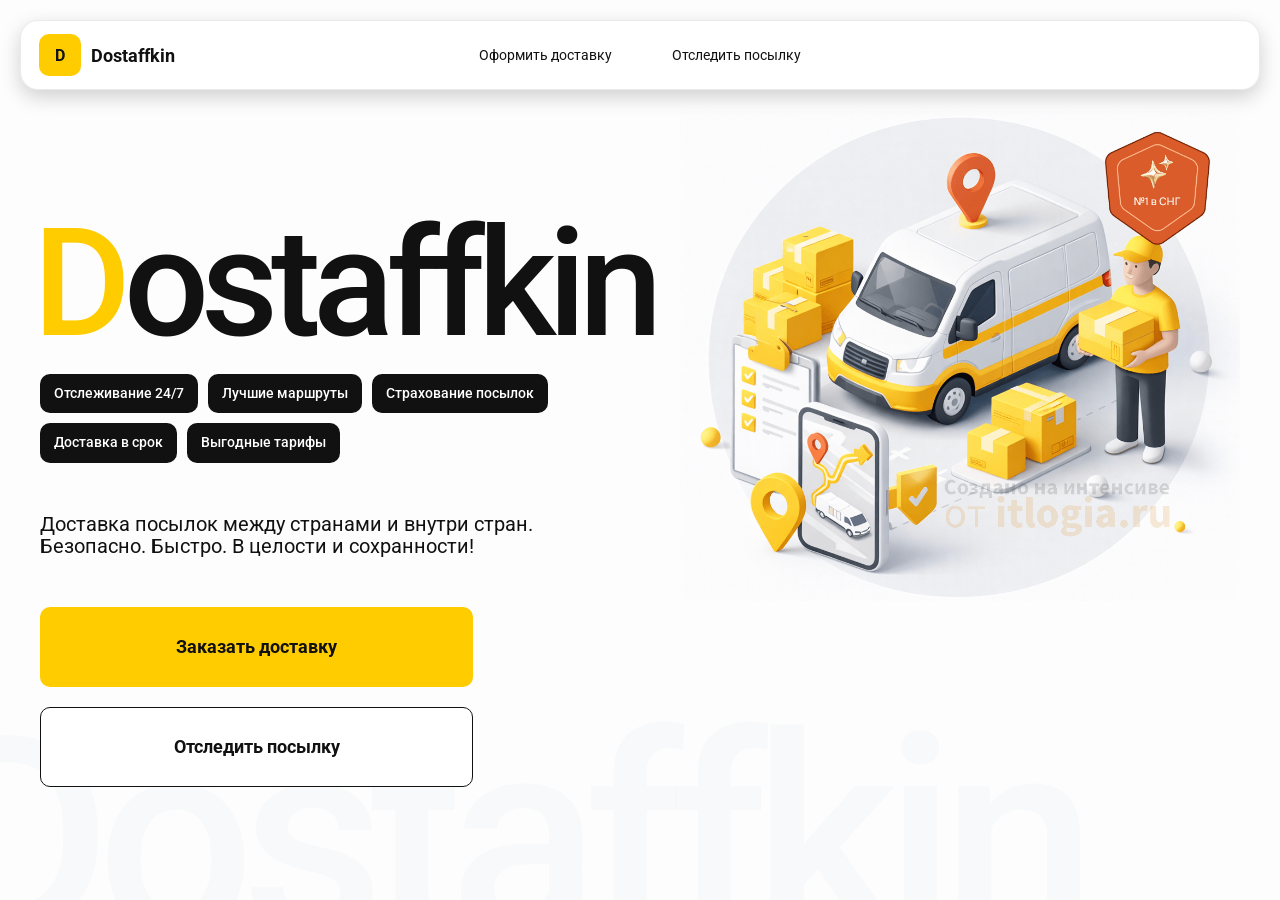
<file: index.html>
<!DOCTYPE html>
<html lang="ru">
<head>
    <meta charset="UTF-8">
    <meta name="viewport" content="width=device-width,initial-scale=1,maximum-scale=1,user-scalable=0"/>
    <link rel="stylesheet" href="styles/base.css"/>
    <link rel="stylesheet" href="styles/base_adaptive.css"/>
    <link rel="stylesheet" href="styles/index.css"/>
    <link rel="stylesheet" href="styles/index_adaptive.css"/>
    <title>Dostaffkin — Доставка посылок между странами и внутри стран. Безопасно. Быстро. В целости и сохранности!</title>
</head>
<body>
<div class="container">
    <header class="header">
        <a class="header-brand" href="#">
            <div class="header-logo">D</div>
            <div class="header-title">Dostaffkin</div>
        </a>
        <nav class="header-menu">
            <a class="header-link" href="order.html">Оформить <span>доставку</span></a>
            <a class="header-link" href="track.html">Отследить <span>посылку</span></a>
        </nav>
    </header>
    <main class="main">
        <section class="main-info">
            <div class="main-title">
                <span>D</span>ostaffkin
            </div>
            <div class="main-features">
                <div class="main-feature">Отслеживание 24/7</div>
                <div class="main-feature">Лучшие маршруты</div>
                <div class="main-feature">Страхование посылок</div>
                <div class="main-feature">Доставка в срок</div>
                <div class="main-feature">Выгодные тарифы</div>
            </div>
            <div class="main-description">
                Доставка посылок между странами и внутри стран.
                Безопасно. Быстро. В целости и сохранности!
            </div>
            <div class="main-actions">
                <a class="button" type="button" href="order.html">Заказать доставку</a>
                <a class="button button-white" type="button" href="track.html">Отследить посылку</a>
            </div>
        </section>
        <div class="main-title-ghost">Dostaffkin</div>
        <section class="main-image">
            <img src="images/main-image.png" alt="Main image" decoding="async"/>
        </section>
    </main>
</div>
</body>
</html>
</file>
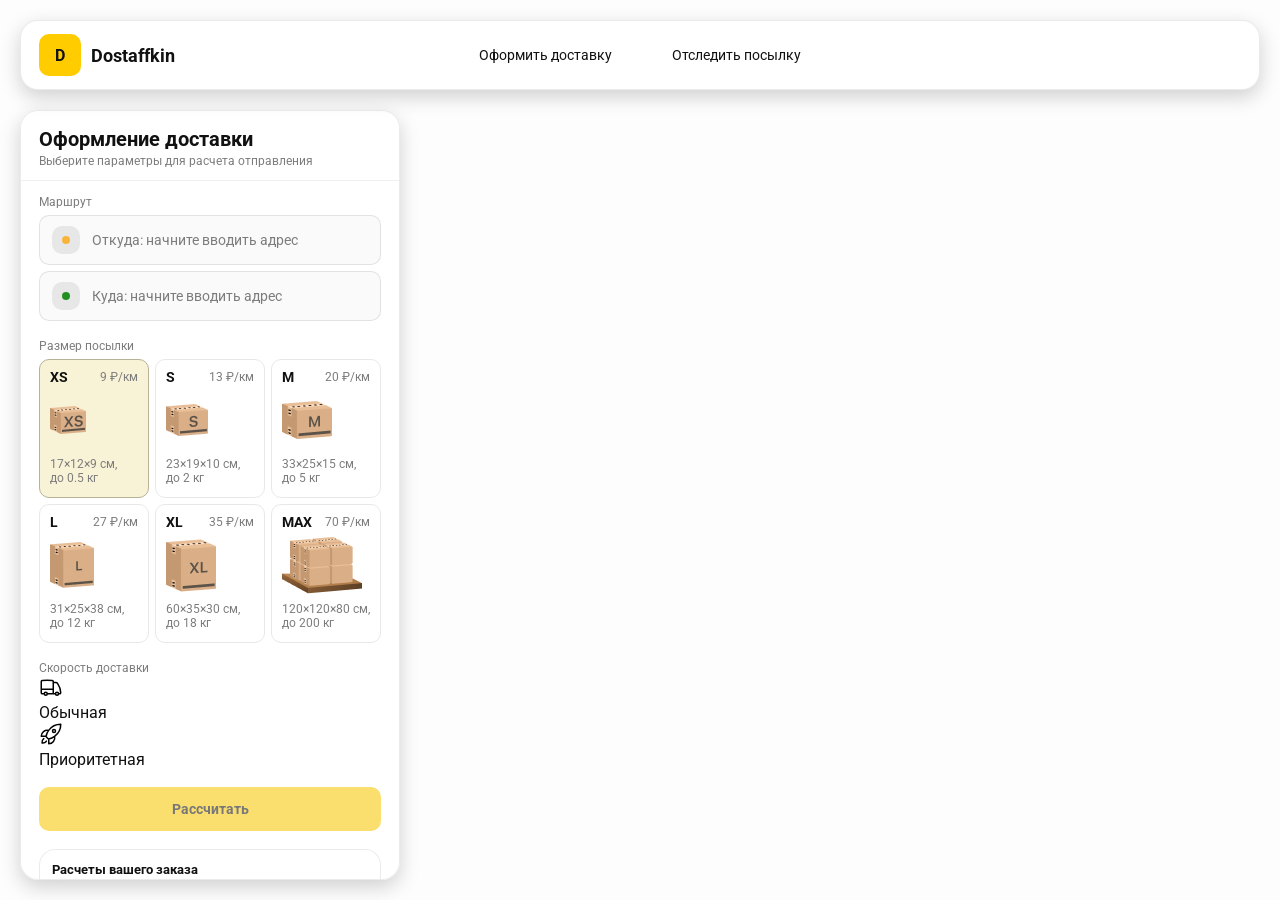
<file: order.html>
<!doctype html>
<html lang="ru">

<head>
    <meta charset="utf-8" />
    <meta name="viewport" content="width=device-width,initial-scale=1,maximum-scale=1,user-scalable=0" />
    <title>Оформление доставки</title>

    <link rel="stylesheet" href="styles/base.css" />
    <link rel="stylesheet" href="styles/base_adaptive.css" />

    <link rel="stylesheet" href="styles/order.css" />
    <link rel="stylesheet" href="styles/order_adaptive.css" />

    <script src="https://api-maps.yandex.ru/2.1/?lang=ru_RU&apikey=99708231-cf86-4f38-8fbd-c0e932e40367&suggest_apikey=fa4eba59-2806-4e3c-8277-b760c59cbbd2" type="text/javascript"></script>
</head>

<body>
<div id="map"></div>

<header class="header">
    <a class="header-brand" href="./index.html">
        <div class="header-logo">D</div>
        <div class="header-title">Dostaffkin</div>
    </a>
    <nav class="header-menu">
        <a class="header-link" href="#">Оформить <span>доставку</span></a>
        <a class="header-link" href="./track.html">Отследить <span>посылку</span></a>
    </nav>
</header>
<aside class="main" id="sidebar">
    <div class="main-header">
        <div class="main-title">Оформление доставки</div>
        <div class="main-text">Выберите параметры для расчета отправления</div>
    </div>
    <div class="main-content">
        <div class="main-route">
            <div class="main-block-title">Маршрут</div>
            <div class="main-fields">
                <div class="main-field" id="fromField">
                    <div class="main-pin"></div>
                    <input id="from" placeholder="Откуда: начните вводить адрес" autocomplete="off" />
                    <div class="main-ac" id="fromAc" role="listbox" aria-label="Подсказки адресов"></div>
                </div>
                <div class="main-field" id="toField">
                    <div class="main-pin"></div>
                    <input id="to" placeholder="Куда: начните вводить адрес" autocomplete="off" />
                    <div class="main-ac" id="toAc" role="listbox" aria-label="Подсказки адресов"></div>
                </div>
            </div>
        </div>
        <div class="main-package">
            <div class="main-block-title">Размер посылки</div>
            <div class="main-sizes">
                <div class="main-size-card is-active" data-value="xs">
                    <div class="main-size-top">
                        <div class="main-size-label">XS</div>
                        <div class="main-size-rate">9 ₽/км</div>
                    </div>
                    <div class="main-size-media">
                        <img src="images/sizes/xs.png" alt="Короб XS" />
                    </div>
                    <div class="main-size-description">17×12×9 см,<br>до 0.5 кг</div>
                </div>

                <div class="main-size-card" data-value="s">
                    <div class="main-size-top">
                        <div class="main-size-label">S</div>
                        <div class="main-size-rate">13 ₽/км</div>
                    </div>
                    <div class="main-size-media">
                        <img src="images/sizes/s.png" alt="Короб S" />
                    </div>
                    <div class="main-size-description">23×19×10 см,<br>до 2 кг</div>
                </div>

                <div class="main-size-card" data-value="m">
                    <div class="main-size-top">
                        <div class="main-size-label">M</div>
                        <div class="main-size-rate">20 ₽/км</div>
                    </div>
                    <div class="main-size-media">
                        <img src="images/sizes/m.png" alt="Короб M" />
                    </div>
                    <div class="main-size-description">33×25×15 см,<br>до 5 кг</div>
                </div>

                <div class="main-size-card" data-value="l">
                    <div class="main-size-top">
                        <div class="main-size-label">L</div>
                        <div class="main-size-rate">27 ₽/км</div>
                    </div>
                    <div class="main-size-media">
                        <img src="images/sizes/l.png" alt="Короб L" />
                    </div>
                    <div class="main-size-description">31×25×38 см,<br>до 12 кг</div>
                </div>
                <div class="main-size-card" data-value="xl">
                    <div class="main-size-top">
                        <div class="main-size-label">XL</div>
                        <div class="main-size-rate">35 ₽/км</div>
                    </div>
                    <div class="main-size-media">
                        <img src="images/sizes/xl.png" alt="Короб XL" />
                    </div>
                    <div class="main-size-description">60×35×30 см,<br>до 18 кг</div>
                </div>
                <div class="main-size-card" data-value="max">
                    <div class="main-size-top">
                        <div class="main-size-label">MAX</div>
                        <div class="main-size-rate">70 ₽/км</div>
                    </div>
                    <div class="main-size-media main-size-media-palleta">
                        <img src="images/sizes/max.png" alt="Паллета" />
                    </div>
                    <div class="main-size-description">120×120×80 см,<br>до 200 кг</div>
                </div>
            </div>
        </div>
        <div class="main-speed">
            <div class="main-block-title">Скорость доставки</div>
            <div class="main-speeds">
                <div class="main-speed-card is-active" data-value="regular">
                    <img class="main-speed-media" src="images/icons/regular.svg" alt="Regular" />
                    <div class="main-speed-description">Обычная</div>
                </div>
                <div class="main-speed-card" data-value="fast">
                    <img class="main-speed-media" src="images/icons/fast.svg" alt="Fast" />
                    <div class="main-speed-description">Приоритетная</div>
                </div>
            </div>
        </div>
        <div class="main-calculate-block">
            <button id="calc" class="button calculate-button" type="button" disabled>Рассчитать</button>
        </div>
        <div class="main-result" id="result">
            <div class="main-result-title">Расчеты вашего заказа</div>
            <div class="main-result-lines">
                <div class="main-result-line"><span>Расстояние</span><span id="distanceValue">—</span></div>
                <div class="main-result-line"><span>Доставим через</span><span id="durationValue">—</span></div>
                <div class="main-result-line"><span>Тариф</span><span id="rateValue">—</span></div>
            </div>
            <div class="main-price">
                <div class="main-price-label">Итого</div>
                <div class="main-price-value" id="totalValue">—</div>
            </div>
        </div>
        <div class="main-order-box">
            <div class="main-order-form" id="orderForm">
                <div class="main-order-title">Оформление доставки</div>
                <div class="main-block-info-row">
                    <div class="main-block-title">Контакты</div>
                    <div class="order-fields">
                        <div class="main-field">
                            <input id="customerName" placeholder="Ваше имя" autocomplete="off" />
                        </div>
                        <div class="main-field">
                            <input id="customerPhone" placeholder="Ваш телефон" autocomplete="off"
                                   inputmode="tel" />
                        </div>
                    </div>
                </div>
                <div class="main-block-info-row extra-info">
                    <div class="main-block-title">Дополнительная информация</div>
                    <div class="main-field textarea">
                        <textarea id="comment" placeholder="Детали доставки и комментарии"></textarea>
                    </div>
                </div>
                <button id="submit" class="button main-submit-request" type="button" disabled>Отправить
                    заявку
                </button>
            </div>
            <div class="main-order-success" id="orderSuccess">
                <div class="main-success-icon">✓</div>
                <div class="main-success-title">Заявка отправлена!</div>
                <div class="main-success-title">Номер отправления – <span id="orderId"></span></div>
                <div class="main-success-subtitle">Мы скоро свяжемся с вами</div>
            </div>
        </div>
    </div>
</aside>
<script src="scripts/order.js"></script>
</body>
</html>
</file>
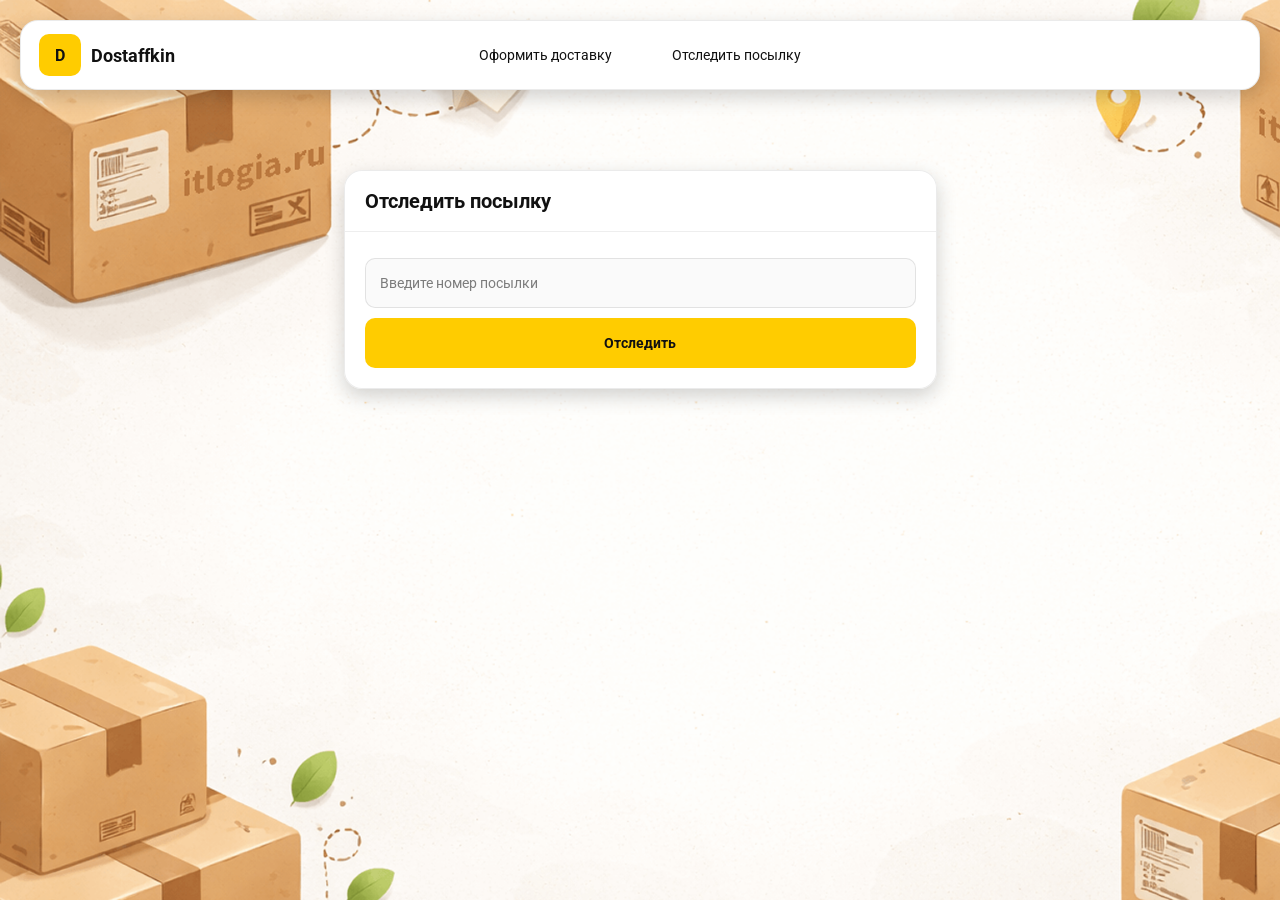
<file: track.html>
<!doctype html>
<html lang="ru">
<head>
    <meta charset="utf-8"/>
    <meta name="viewport" content="width=device-width,initial-scale=1,maximum-scale=1,user-scalable=0"/>
    <title>Отследить посылку</title>
    <link rel="stylesheet" href="styles/base.css"/>
    <link rel="stylesheet" href="styles/base_adaptive.css"/>

    <link rel="stylesheet" href="styles/track.css"/>
    <link rel="stylesheet" href="styles/track_adaptive.css"/>
</head>
<body>
<div class="container">
    <header class="header">
        <a class="header-brand" href="./index.html">
            <div class="header-logo">D</div>
            <div class="header-title">Dostaffkin</div>
        </a>
        <nav class="header-menu">
            <a class="header-link" href="./order.html">Оформить <span>доставку</span></a>
            <a class="header-link" href="#">Отследить <span>посылку</span></a>
        </nav>
    </header>
    <main class="track-content">
        <section class="track-card track-search">
            <div class="track-title">Отследить посылку</div>
            <div class="track-action">
                <div class="main-field track-field">
                    <input id="trackNumber" placeholder="Введите номер посылки" autocomplete="off"/>
                </div>
                <button id="trackButton" class="button track-button" type="button">Отследить</button>
            </div>
        </section>
        <section class="track-card track-result" id="trackResult">
            <div class="track-result-header">
                <div class="track-id" id="trackIdValue"></div>
                <div class="track-routes">
                    <div class="track-route">
                        <div class="track-route-pin">
                            <svg xmlns="http://www.w3.org/2000/svg" fill="none" viewBox="0 0 24 24"
                                 stroke-width="1.5" stroke="orange" class="size-6">
                                <path stroke-linecap="round" stroke-linejoin="round"
                                      d="M15 10.5a3 3 0 1 1-6 0 3 3 0 0 1 6 0Z"/>
                                <path stroke-linecap="round" stroke-linejoin="round"
                                      d="M19.5 10.5c0 7.142-7.5 11.25-7.5 11.25S4.5 17.642 4.5 10.5a7.5 7.5 0 1 1 15 0Z"/>
                            </svg>
                        </div>
                        <div class="track-route-address" id="trackFromValue">
                            Откуда: Москва, улица Арбат, 1
                        </div>
                    </div>
                    <div class="track-route track-route-arrow">
                        <svg xmlns="http://www.w3.org/2000/svg" fill="none" viewBox="0 0 24 24" stroke-width="1.5"
                             stroke="currentColor" class="size-6">
                            <path stroke-linecap="round" stroke-linejoin="round"
                                  d="M19.5 13.5 12 21m0 0-7.5-7.5M12 21V3"/>
                        </svg>
                    </div>
                    <div class="track-route">
                        <div class="track-route-pin">
                            <svg xmlns="http://www.w3.org/2000/svg" fill="none" viewBox="0 0 24 24"
                                 stroke-width="1.5" stroke="green" class="size-6">
                                <path stroke-linecap="round" stroke-linejoin="round"
                                      d="M15 10.5a3 3 0 1 1-6 0 3 3 0 0 1 6 0Z"/>
                                <path stroke-linecap="round" stroke-linejoin="round"
                                      d="M19.5 10.5c0 7.142-7.5 11.25-7.5 11.25S4.5 17.642 4.5 10.5a7.5 7.5 0 1 1 15 0Z"/>
                            </svg>
                        </div>
                        <div class="track-route-address" id="trackToValue">
                            Куда: Минск, проспект Независимости, 58
                        </div>
                    </div>
                </div>
            </div>
            <div class="track-info">
                <div class="track-status-title">Статус данной посылки:</div>
                <div class="track-status-list" id="trackStatusList">
                </div>
            </div>
        </section>
    </main>
</div>
<script src="scripts/track.js"></script>
</body>
</html>
</file>
<file: styles/base.css>
*, *::before, *::after {
    box-sizing: border-box;
}

@font-face {
    font-family: "Roboto";
    src: url("../fonts/Roboto-Regular.ttf");
    font-weight: normal;
}

@font-face {
    font-family: "Roboto";
    src: url("../fonts/Roboto-Bold.ttf");
    font-weight: bold;
}

@font-face {
    font-family: "Roboto";
    src: url("../fonts/Roboto-Medium.ttf");
    font-weight: 500;
}

html, body {
    margin: 0;
    color: #111111;
    font-family: "Roboto", sans-serif;
}

body {
    background: #FDFDFD;
}

.header {
    border-radius: 18px;
    box-shadow: 0 7px 20px 0 #0000002E;
    backdrop-filter: blur(10px);
    background: #ffffff;
    left: 20px;
    border: 1px solid rgba(0, 0, 0, 0.08);
    position: fixed;
    right: 20px;
    top: 20px;
    padding: 14px 18px;
    height: 70px;
    display: flex;
    align-items: center;
    z-index: 6;
}

.header-brand {
    display: flex;
    align-items: center;
    text-decoration: none;
    gap: 10px;
}

.header-logo {
    width: 42px;
    height: 42px;
    border-radius: 10px;
    background: #FFCC00;
    display: grid;
    place-items: center;
    font-weight: bold;
    color: #111;
}

.header-title {
    font-size: 18px;
    font-weight: bold;
    color: #111111;
    text-decoration: none;
}

.header-menu {
    display: flex;
    align-items: center;
    gap: 60px;
    margin: 0;
    position: absolute;
    left: 50%;
    transform: translateX(-50%);
}

.header-link {
    font-size: 14px;
    color: #111111;
    text-decoration: none;
}

.button {
    border: 0;
    outline: none;
    height: 44px;
    border-radius: 10px;
    font-size: 14px;
    font-weight: bold;
    cursor: pointer;
    font-family: inherit;
    transition: transform .08s ease, opacity .12s ease;
    background: #ffcc00;
    color: #111111;
    text-align: center;
    text-decoration: none;
}

.button:hover {
    background-color: #E5BC19;
}

.button:disabled {
    cursor: not-allowed;
    background-color: #FADE6E;
    color: #787878;
    transform: none;
}

.button.button-white {
    background: #ffffff;
    border: 1px solid #111111;
}

.button.button-white:hover {
    background: rgb(241 241 241);
}

.main-field {
    display: flex;
    align-items: center;
    margin-top: 6px;
    gap: 10px;
    border: 1px solid #1111111A;
    background: #FAFAFA;
    border-radius: 10px;
    padding: 10px 12px;
    position: relative;
    box-sizing: border-box;
    height: 50px;
}

.main-field.textarea {
    height: auto;
}

.main-pin {
    width: 28px;
    height: 28px;
    border-radius: 10px;
    background: rgba(17, 17, 17, 0.08);
    display: grid;
    place-items: center;
    flex: 0 0 auto;
    position: relative;
}

.main-pin::before {
    content: "";
    width: 8px;
    height: 8px;
    border-radius: 999px;
    background: orange;
    opacity: .75;
    display: block;
}

.main-field:last-child .main-pin::before {
    background: green;
    opacity: .85;
}

input, textarea {
    width: 100%;
    border: 0;
    outline: none;
    background: transparent;
    font-size: 14px;
    color: #111111;
    font-family: inherit;
}

textarea {
    resize: vertical;
    min-height: 72px;
    padding: 2px 0;
}

input::placeholder, textarea::placeholder {
    color: #7C7C7C;
}

.main-field:focus-within {
    border-color: rgba(0, 0, 0, 0.20);
    box-shadow: 0 0 0 4px rgba(255, 204, 0, 0.35);
    background: rgba(255, 255, 255, 0.75);
}
</file>
<file: styles/base_adaptive.css>
@media (max-width: 767px) {
    .header {
        left: 10px;
        right: 10px;
        top: 10px;
    }

    .header-link span {
        display: none;
    }

    .header-menu {
        gap: 20px;
        justify-content: flex-start;
        margin: 0 0 0 30px;
        position: static;
        transform: none;
    }
}

@media (max-width: 420px) {
    .header-title {
        display: none;
    }
}

@media (max-width: 374px) {
    .header-menu {
        gap: 10px;
        margin: 0 0 0 10px;
    }
}
</file>
<file: styles/index.css>
.container {
    overflow: hidden;
    min-height: 100vh;
}

.main {
    padding: 111px 40px 40px;
    position: relative;
    display: flex;
}

.main-info {
    max-width: 840px;
    width: 100%;
    position: relative;
}

.main-title {
    margin-top: 98px;
    font-weight: 500;
    font-size: 200px;
    line-height: 1;
    letter-spacing: -0.05em;
    color: #111111;
    left: -15px;
    position: relative;
}

.main-title span {
    color: #ffcc00;
}

.main-features {
    margin-top: 15px;
    display: flex;
    flex-wrap: wrap;
    gap: 10px;
}

.main-feature {
    background: #111111;
    color: #ffffff;
    padding: 12px 14px;
    font-weight: 500;
    font-size: 14px;
    line-height: 1.1;
    border-radius: 10px;
}

.main-description {
    margin-top: 50px;
    max-width: 500px;
    font-size: 20px;
    line-height: 1.1;
    color: #111111;
}

.main-actions {
    margin-top: 50px;
    display: flex;
    flex-direction: column;
    gap: 20px;
}

.main-actions .button {
    height: 80px;
    width: 433px;
    font-size: 18px;
    font-weight: bold;
    place-items: center;
    display: grid;
}

.main-title-ghost {
    position: absolute;
    z-index: -1;
    left: -70px;
    bottom: -150px;
    font-weight: 500;
    font-size: 278px;
    line-height: 1;
    letter-spacing: -0.05em;
    color: #ECEDF04D;
}

.main-image {
    width: 1024px;
    top: 100px;
    z-index: -2;
}

.main-image img {
    width: 100%;
    max-width: 1024px;
    height: auto;
    display: block;
}
</file>
<file: styles/index_adaptive.css>
@media (max-width: 1760px) {
    .main-title {
        font-size: 150px;
        left: -7px;
    }

    .main-info {
        max-width: 640px;
    }
}

@media (max-width: 1200px) {
    .main-info {
        max-width: 540px;
    }

    .main {
        padding: 111px 20px 20px;
    }

    .main-title {
        font-size: 120px;
        left: -4px;
    }

    .main-title-ghost {
        font-size: 220px;
    }
}

@media (max-width: 1024px) {
    .main-title {
        margin-top: 30px;
    }

    .main {
        flex-direction: column-reverse;
    }

    .main-image {
        max-width: 350px;
        position: absolute;
        left: 370px;
        top: 370px;
    }

    .main-info {
        max-width: 100%;
    }

    .main-actions {
        gap: 10px;
    }

    .main-actions .button {
        height: 50px;
        font-size: 14px;
        width: auto;
        max-width: 300px;
    }

    .main-description {
        max-width: 350px;
    }
}

@media (max-width: 1024px) {
    .main-title {
        margin-top: 30px;
    }

    .main {
        flex-direction: column-reverse;
    }

    .main-image {
        max-width: 350px;
        position: absolute;
        left: 370px;
        top: 370px;
    }

    .main-info {
        max-width: 100%;
    }

    .main-actions {
        gap: 10px;
    }

    .main-actions .button {
        height: 50px;
        font-size: 14px;
        width: auto;
        max-width: 300px;
    }

    .main-description {
        max-width: 350px;
    }
}

@media (max-width: 400px) {
    .main-title {
        font-size: 70px;
    }
}
</file>
<file: styles/order.css>
#map {
    position: fixed;
    inset: 0;
}
.main {
    border-radius: 18px;
    box-shadow: 0 7px 20px 0 #0000002E;
    backdrop-filter: blur(10px);
    background: rgba(255, 255, 255, 0.96);
    left: 20px;
    border: 1px solid rgba(0, 0, 0, 0.08);
    position: fixed;
    top: 110px;
    bottom: 20px;
    width: 380px;
    display: flex;
    flex-direction: column;
    overflow: hidden;
    z-index: 5;
}

.main-header {
    padding: 18px 18px 12px 18px;
    border-bottom: 1px solid rgba(0, 0, 0, 0.06);
    display: flex;
    flex-direction: column;
}

.main-title {
    font-size: 20px;
    line-height: 100%;
    font-weight: bold;
}

.main-text {
    font-size: 12px;
    margin-top: 5px;
    color: #7C7C7C;
}

.main-content {
    padding: 14px 18px 18px 18px;
    overflow: auto;
    scrollbar-width: none;
    display: flex;
    flex-direction: column;
    gap: 18px;
    flex: 1;
}

.main-block-title {
    font-size: 12px;
    color: #7C7C7C;
}

.main-route .main-block-title,
.main-package .main-block-title {
    margin-bottom: 6px;
}

.main-sizes {
    display: grid;
    gap: 6px;
    grid-template-columns: repeat(3, 1fr);
}

.main-size-card {
    border: 1px solid #E8E8E7;
    background: #FFFFFF;
    border-radius: 10px;
    padding: 10px;
    cursor: pointer;
    user-select: none;
    transition: transform .08s ease, border-color .12s ease, background .12s ease;
    min-height: 139px;
}

.main-size-card:hover {
    transform: translateY(-1px);
}

.main-size-card.is-active {
    background-color: #F8F2D6;
    border-color: #B7B196;
}

.main-size-top {
    display: flex;
    align-items: center;
    justify-content: space-between;
}

.main-size-label {
    font-weight: bold;
    font-size: 14px;
    color: #111111;
    line-height: 100%;
}

.main-size-rate {
    font-size: 12px;
    color: #7C7C7C;
    line-height: 100%;
}

.main-size-media {
    margin-top: 8px;
    height: 57px;
}

.main-size-description {
    margin-top: 8px;
    font-size: 12px;
    color: #7C7C7C;
    line-height: 1.2;
}

.calculate-button {
    width: 100%;
}

.main-result {
    border: 1px solid rgba(0, 0, 0, 0.08);
    background: rgba(255, 255, 255, 0.75);
    border-radius: 16px;
    padding: 12px;
    line-height: 1.25;
}

.main-result-title {
    font-weight: bold;
    font-size: 13px;
    color: #111111;
    margin-bottom: 13px;
}

.main-result-lines {
    gap: 8px;
    display: flex;
    flex-direction: column;
}

.main-result-line {
    font-size: 13px;
    color: rgba(17, 17, 17, 0.85);
    display: flex;
    justify-content: space-between;
}

.main-price {
    margin-top: 18px;
    padding-top: 10px;
    border-top: 1px dashed rgba(0, 0, 0, 0.12);
    display: flex;
    align-items: baseline;
    justify-content: space-between;
}

.main-price-label {
    font-size: 12px;
    color: rgba(17, 17, 17, 0.55);
}

.main-price-value {
    font-size: 20px;
    font-weight: bold;
    color: #111111;
    letter-spacing: -0.3px;
}

.main-order-box {
    background: #ffffff;
    border: 1px solid #E8E8E7;
    border-radius: 10px;
    padding: 12px;
}

.main-order-title {
    margin-bottom: 8px;
    font-weight: bold;
    font-size: 14px;
    color: #111111;
}

.main-block-info {
    display: flex;
    flex-direction: column;
    gap: 6px;
}

.order-fields {
    display: grid;
    grid-template-columns: 1fr 1fr;
    column-gap: 10px;
    margin-top: 6px;
}

.main-block-info-row.extra-info {
    display: block;
    margin-top: 13px;
}

.main-submit-request {
    width: 100%;
    margin-top: 6px;
}

.main-order-success {
    display: none;
    text-align: center;
    padding: 22px 12px;
    gap: 12px;
}

.main-order-success.is-visible {
    display: flex;
    flex-direction: column;
    align-items: center;
}

.main-success-icon {
    width: 56px;
    height: 56px;
    border-radius: 50%;
    background: #16a34a;
    color: #ffffff;
    display: grid;
    place-items: center;
    font-size: 30px;
}

.main-success-title {
    font-size: 14px;
    font-weight: bold;
    color: #111111;
}

.main-success-subtitle {
    font-size: 12px;
    color: rgba(17, 17, 17, 0.55);
    line-height: 1.3;
}
</file>
<file: styles/order_adaptive.css>
@media (max-width: 767px) {
    .main {
        left: 10px;
        right: 10px;
        top: 50%;
        bottom: 12px;
        width: auto;
        max-width: none;
    }
}

@media (max-width: 420px) {
    .main-sizes {
        grid-template-columns: repeat(2, 1fr);
    }
}
</file>
<file: styles/track.css>
.container {
    background: #F4F4F4 url("../images/track-bg.png");
    background-size: cover;
    min-height: 100vh;
    padding: 170px 0 50px 0;
}

.track-content {
    width: 593px;
    margin: 0 auto;
}

.track-card {
    width: 100%;
    border-radius: 18px;
    box-shadow: 0 7px 20px 0 #0000002E;
    backdrop-filter: blur(10px);
    background: rgba(255, 255, 255, 0.96);
    border: 1px solid rgba(0, 0, 0, 0.08);
}

.track-title {
    font-size: 20px;
    line-height: 100%;
    font-weight: bold;
    border-bottom: 1px solid #EEEEEE;
    padding: 20px;
}

.track-action {
    padding: 20px;
}

.track-button {
    width: 100%;
    height: 50px;
}

.track-field {
    margin-bottom: 10px;
}

.track-result {
    margin-top: 5px;
    display: none;
}

.track-result.is-visible {
    display: block;
}

.track-result-header {
    font-weight: bold;
    font-size: 14px;
    color: #111111;
    padding: 20px;
    border-bottom: 1px solid #EEEEEE;
}

.track-id {
    margin-bottom: 12px;
    font-size: 20px;
}

.track-routes {
    display: flex;
    flex-direction: column;
    gap: 10px;
    font-weight: normal;
}

.track-route {
    display: flex;
    align-items: center;
    gap: 10px;
}

.track-route-pin {
    width: 24px;
    height: 24px;
    flex-shrink: 0;
}

.track-route-arrow {
    padding: 15px 0;
    width: 24px;
    height: 24px;
}

.track-info {
    padding: 20px;
}

.track-status {
    display: flex;
    align-items: center;
    font-size: 12px;
    gap: 10px;
}

.track-status-title {
    font-size: 14px;
    color: #111111;
    margin-bottom: 20px;
}

.track-status-list {
    display: flex;
    flex-direction: column;
    gap: 15px;
}

.track-status-icon {
    width: 40px;
    height: 40px;
    border-radius: 50%;
    background: rgba(17, 17, 17, 0.08);
    display: grid;
    place-items: center;
    flex: 0 0 auto;
}

.track-status.created .track-status-icon {
    background-color: #F1CB00;
}

.track-status.in-way .track-status-icon {
    background-color: #F08A11;
}

.track-status.ready .track-status-icon {
    background-color: #A35D0A;
}

.track-status.done .track-status-icon {
    background-color: #37C93B;
}

.track-status-text {
    display: flex;
    align-items: center;
    justify-content: space-between;
    color: #111111;
    font-size: 12px;
    flex: 1;
}

.track-status-date {
    color: rgba(17, 17, 17, 0.55);
}
</file>
<file: styles/track_adaptive.css>
@media (max-width: 767px) {
    .container {
        padding: 130px 0 50px 0;
    }

    .track-content {
        width: 100%;
        padding-left: 10px;
        padding-right: 10px;
    }

    .track-result-header {
        padding: 20px;
    }
}

@media (max-width: 767px) {
    .container {
        padding: 130px 0 50px 0;
    }

    .track-content {
        width: 100%;
        padding-left: 10px;
        padding-right: 10px;
    }

    .track-result-header {
        padding: 20px;
    }
}
</file>
